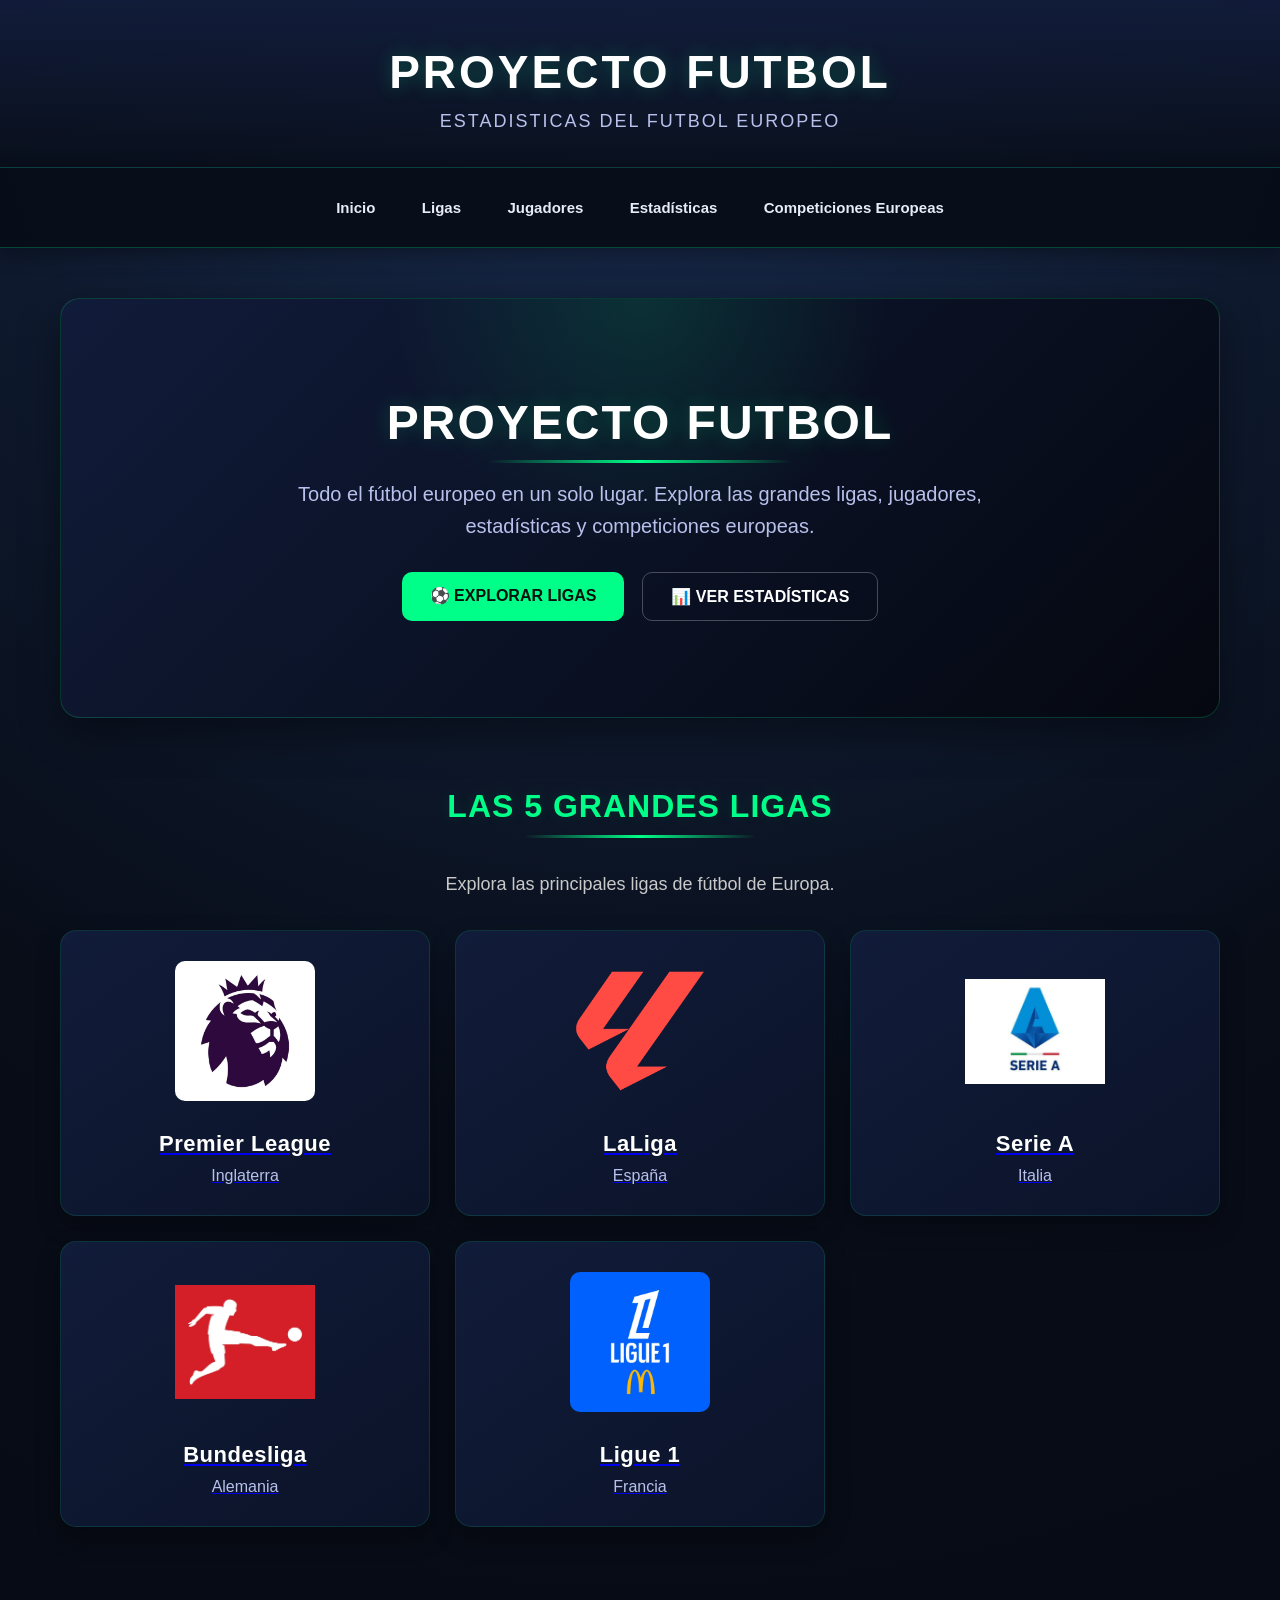
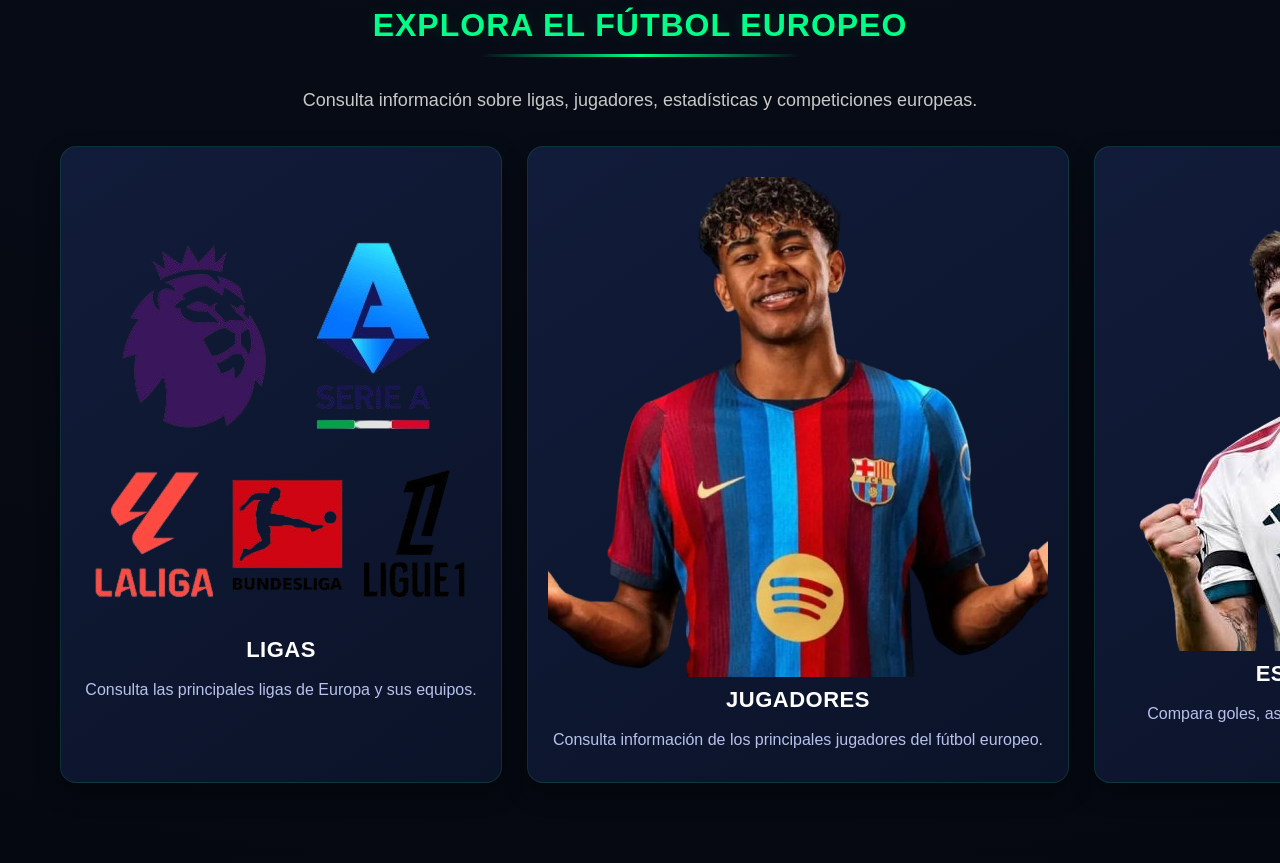
<file: index.html>
<!DOCTYPE html>
<html lang="es">

<head>

    <meta charset="UTF-8">

    <meta name="viewport" content="width=device-width, initial-scale=1.0">

    <title>Proyecto Futbol</title>

    <link rel="stylesheet" href="style.css">

</head>

<body>

    <!-- ENCABEZADO PRINCIPAL -->
    <header>

        <h1>PROYECTO FUTBOL</h1>

        <p>
            ESTADISTICAS DEL FUTBOL EUROPEO
        </p>

    </header>


   
    <!-- BARRA DE NAVEGACIÓN -->
    <nav>

        <a href="index.html">Inicio</a>

        <a href="ligas.html">Ligas</a>

        <a href="jugadores.html">Jugadores</a>

        <a href="estadisticas.html">Estadísticas</a>

        <a href="europa.html">Competiciones Europeas</a>

    </nav>
  
    <!-- CONTENIDO PRINCIPAL -->

    <main>
        <!-- HERO PRINCIPAL -->
<section class="hero">

    <h2> PROYECTO FUTBOL</h2>

    <p>
        Todo el fútbol europeo en un solo lugar.
        Explora las grandes ligas, jugadores,
        estadísticas y competiciones europeas.
    </p>

    <div class="hero-botones">

        <a href="ligas.html"
           class="hero-boton hero-boton-principal">
            ⚽ EXPLORAR LIGAS
        </a>

        <a href="estadisticas.html"
           class="hero-boton hero-boton-secundario">
            📊 VER ESTADÍSTICAS
        </a>

    </div>

</section>
        <section class="ligas">

            <h2>Las 5 Grandes Ligas</h2>

            <p>
                Explora las principales ligas de fútbol de Europa.
            </p>


            <!-- TARJETAS DE LAS LIGAS -->
            <div class="contenedor-ligas">


                <!-- PREMIER LEAGUE -->

                <a href="ligas.html?liga=premier" class="enlace-liga">

                    <div class="tarjeta-liga">

                        <img
                            src="LOGOS/LOGO PREMIER.jpg"
                            alt="Logo Premier League">

                        <h3>
                            Premier League
                        </h3>

                        <p>
                            Inglaterra
                        </p>

                    </div>

                </a>


                <!-- LALIGA -->

                <a href="ligas.html?liga=laliga" class="enlace-liga">

                    <div class="tarjeta-liga">

                        <img
                            src="LOGOS/LOGO LIGA.png"
                            alt="Logo LaLiga">

                        <h3>
                            LaLiga
                        </h3>

                        <p>
                            España
                        </p>

                    </div>

                </a>


                <!-- SERIE A -->

                <a href="ligas.html?liga=seriea" class="enlace-liga">

                    <div class="tarjeta-liga">

                        <img
                            src="LOGOS/LOGO SERIE A.jpg"
                            alt="Logo Serie A">

                        <h3>
                            Serie A
                        </h3>

                        <p>
                            Italia
                        </p>

                    </div>

                </a>


                <!-- BUNDESLIGA -->

                <a href="ligas.html?liga=bundesliga" class="enlace-liga">

                    <div class="tarjeta-liga">

                        <img
                            src="LOGOS/LOGO BUNDESLIGA.jpg"
                            alt="Logo Bundesliga">

                        <h3>
                            Bundesliga
                        </h3>

                        <p>
                            Alemania
                        </p>

                    </div>

                </a>


                <!-- LIGUE 1 -->

                <a href="ligas.html?liga=ligue1" class="enlace-liga">

                    <div class="tarjeta-liga">

                        <img
                            src="LOGOS/LOGO LIGUE ONE.jpeg"
                            alt="Logo Ligue 1">

                        <h3>
                            Ligue 1
                        </h3>

                        <p>
                            Francia
                        </p>

                    </div>

                </a>


            </div>

        </section>
         </section>

    <!-- ==========================================
         ETAPA 6 - ACCESOS PRINCIPALES
         ========================================== -->

    <section class="accesos-principales">

        <h2>EXPLORA EL FÚTBOL EUROPEO</h2>

        <p>
            Consulta información sobre ligas, jugadores,
            estadísticas y competiciones europeas.
        </p>

        <div class="contenedor-accesos">

            <a href="ligas.html" class="tarjeta-acceso">
                <img
                            src="IMAGENES/LIGAS.png"
                            alt="Logo Ligas">
                <h3> LIGAS</h3>
                <p>
                    Consulta las principales ligas de Europa
                    y sus equipos.
                </p>
            </a>

            <a href="jugadores.html" class="tarjeta-acceso">
               <img
                            src="IMAGENES/JUGADORES.png"
                            alt="Logo Jugadores">
                <h3> JUGADORES</h3>
                <p>
                    Consulta información de los principales
                    jugadores del fútbol europeo.
                </p>
            </a>

            <a href="estadisticas.html" class="tarjeta-acceso">
              <img
                            src="IMAGENES/Estadisticas.png"
                            alt="Logo Estadísticas">
                <h3> ESTADÍSTICAS</h3>
                <p>
                    Compara goles, asistencias y títulos
                    de los jugadores.
                </p>
            </a>

            <a href="europa.html" class="tarjeta-acceso">
              <img
                            src="IMAGENES/Trofeos.png"
                            alt="Logo Trofeos">
                <h3> COMPETICIONES EUROPEAS</h3>
                <p>
                    Consulta información sobre las principales
                    competiciones europeas.
                </p>
            </a>

        </div>

    </section>

</main>

    </main>
    
</body>

</html>
</file>
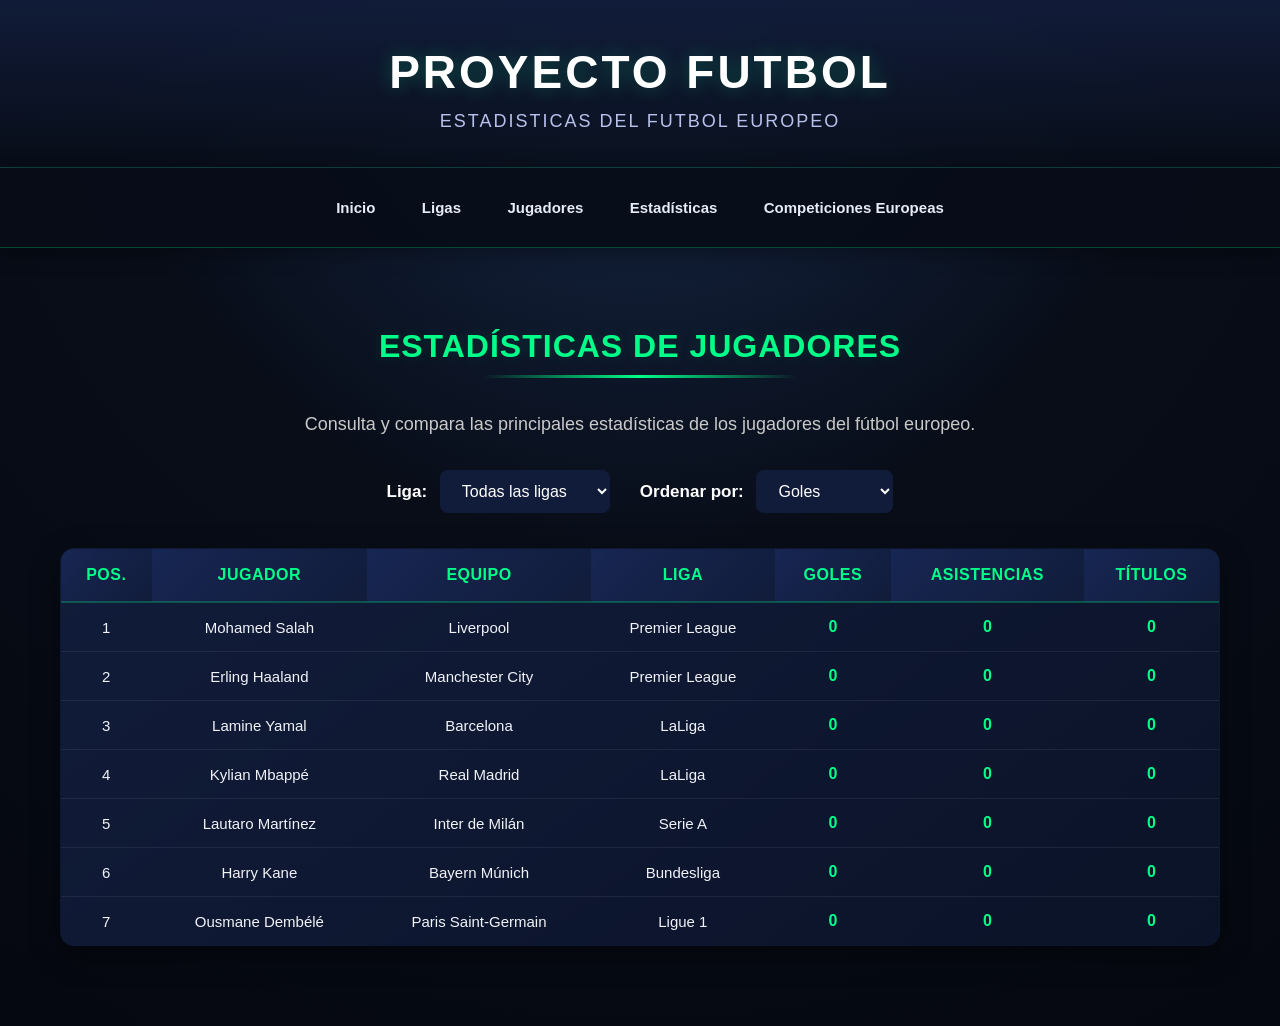
<file: estadisticas.html>
<!DOCTYPE html>
<html lang="es">

<head>
    <meta charset="UTF-8">
    <meta name="viewport" content="width=device-width, initial-scale=1.0">
    <title>Estadísticas - Proyecto Futbol</title>
    <link rel="stylesheet" href="style.css">
</head>

<body>

    <!-- ENCABEZADO PRINCIPAL -->
    <header>
        <h1>PROYECTO FUTBOL</h1>
        <p>
            ESTADISTICAS DEL FUTBOL EUROPEO
        </p>
    </header>

    <!-- BARRA DE NAVEGACIÓN -->
    <nav>
        <a href="index.html">Inicio</a>
        <a href="ligas.html">Ligas</a>
        <a href="jugadores.html">Jugadores</a>
        <a href="estadisticas.html">Estadísticas</a>
        <a href="europa.html">Competiciones Europeas</a>
    </nav>

    <!-- CONTENIDO PRINCIPAL -->
    <main>

        <section class="estadisticas">

            <h2>ESTADÍSTICAS DE JUGADORES</h2>

            <p>
                Consulta y compara las principales estadísticas
                de los jugadores del fútbol europeo.
            </p>

            <!-- FILTROS -->
            <div class="filtros-estadisticas">

                <div>
                    <label for="liga-estadisticas">
                        Liga:
                    </label>

                    <select id="liga-estadisticas">

                        <option value="todas">
                            Todas las ligas
                        </option>

                        <option value="premier">
                            Premier League
                        </option>

                        <option value="laliga">
                            LaLiga
                        </option>

                        <option value="seriea">
                            Serie A
                        </option>

                        <option value="bundesliga">
                            Bundesliga
                        </option>

                        <option value="ligue1">
                            Ligue 1
                        </option>

                    </select>
                </div>

                <div>
                    <label for="orden-estadisticas">
                        Ordenar por:
                    </label>

                    <select id="orden-estadisticas">

                        <option value="goles">
                            Goles
                        </option>

                        <option value="asistencias">
                            Asistencias
                        </option>

                        <option value="titulos">
                            Títulos
                        </option>

                    </select>
                </div>

            </div>

            <!-- TABLA DE ESTADÍSTICAS -->

            <div class="tabla-estadisticas">

                <table>

                    <thead>
                        <tr>
                            <th>Pos.</th>
                            <th>Jugador</th>
                            <th>Equipo</th>
                            <th>Liga</th>
                            <th>Goles</th>
                            <th>Asistencias</th>
                            <th>Títulos</th>
                        </tr>
                    </thead>

                    <tbody id="tabla-jugadores">
                    </tbody>

                </table>

            </div>

        </section>

    </main>

    <!-- JAVASCRIPT -->
    <script src="script.js"></script>

</body>

</html>
</file>
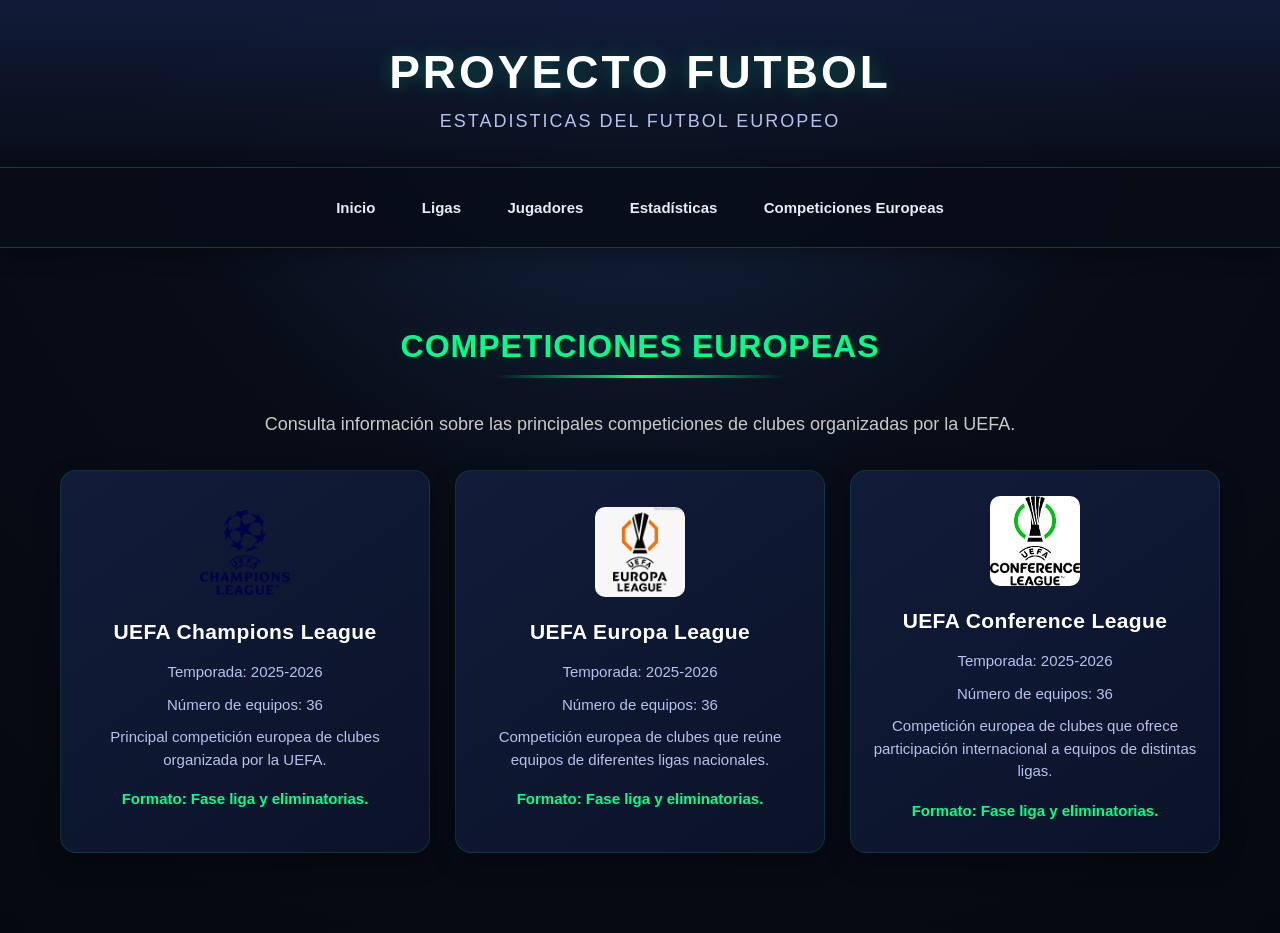
<file: europa.html>
<!DOCTYPE html>

<html lang="es">

<head>
    <meta charset="UTF-8">
    <meta name="viewport" content="width=device-width, initial-scale=1.0">
    <title>Competiciones Europeas - Proyecto Futbol</title>
    <link rel="stylesheet" href="style.css">
</head>

<body>

<!-- ENCABEZADO PRINCIPAL -->
<header>
    <h1>PROYECTO FUTBOL</h1>
    <p>
        ESTADISTICAS DEL FUTBOL EUROPEO
    </p>
</header>

<!-- BARRA DE NAVEGACIÓN -->
<nav>
    <a href="index.html">Inicio</a>
    <a href="ligas.html">Ligas</a>
    <a href="jugadores.html">Jugadores</a>
    <a href="estadisticas.html">Estadísticas</a>
    <a href="europa.html">Competiciones Europeas</a>
</nav>

<!-- CONTENIDO PRINCIPAL -->
<main>

    <section class="europa">

        <h2>COMPETICIONES EUROPEAS</h2>

        <p>
            Consulta información sobre las principales competiciones
            de clubes organizadas por la UEFA.
        </p>

        <!-- CONTENEDOR DE COMPETICIONES -->
        <div id="contenedor-competiciones">

        </div>

    </section>

</main>

<!-- JAVASCRIPT -->
<script src="script.js"></script>


</body>

</html>
</file>
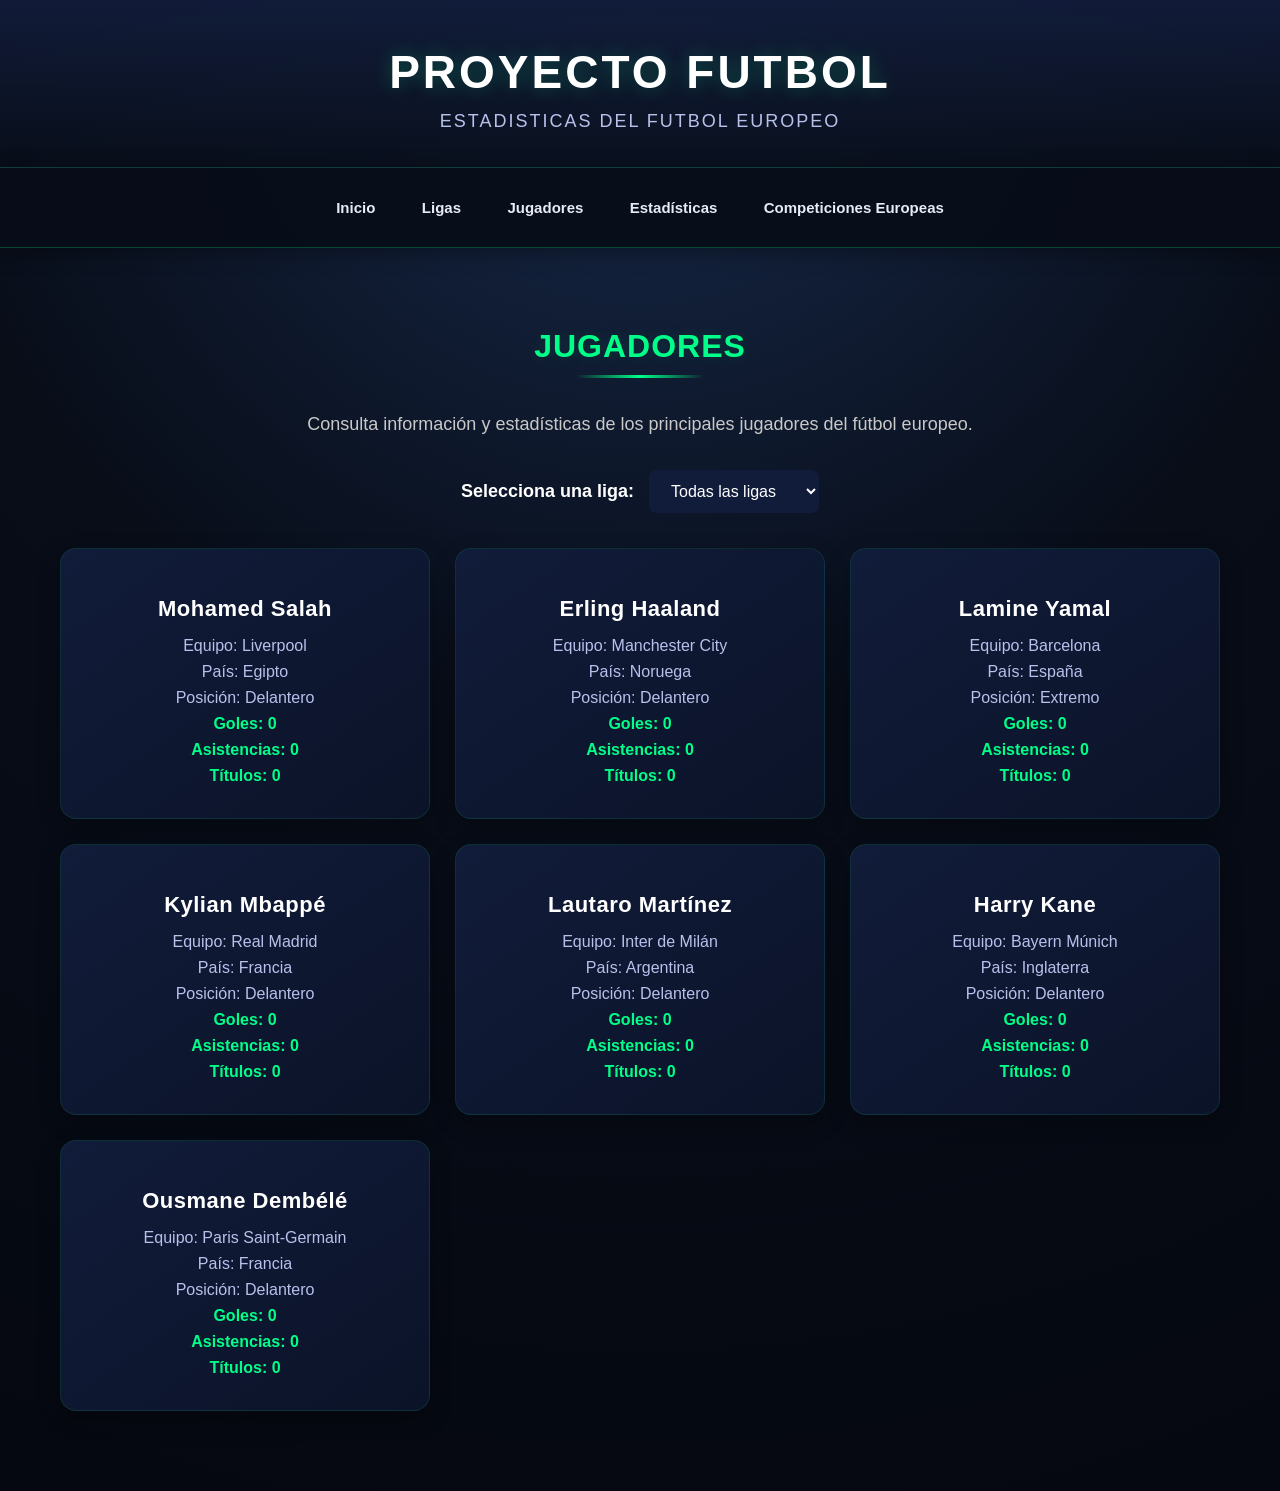
<file: jugadores.html>
<!DOCTYPE html>
<html lang="es">

<head>
    <meta charset="UTF-8">
    <meta name="viewport" content="width=device-width, initial-scale=1.0">
    <title>Jugadores - Proyecto Futbol</title>
    <link rel="stylesheet" href="style.css">
</head>

<body>

    <!-- ENCABEZADO PRINCIPAL -->
    <header>
        <h1>PROYECTO FUTBOL</h1>
        <p>
            ESTADISTICAS DEL FUTBOL EUROPEO
        </p>
    </header>

    <!-- BARRA DE NAVEGACIÓN -->
    <nav>
        <a href="index.html">Inicio</a>
        <a href="ligas.html">Ligas</a>
        <a href="jugadores.html">Jugadores</a>
        <a href="estadisticas.html">Estadísticas</a>
        <a href="europa.html">Competiciones Europeas</a>
    </nav>

    <!-- CONTENIDO PRINCIPAL -->
    <main>

        <section class="jugadores">

            <h2>JUGADORES</h2>

            <p>
                Consulta información y estadísticas de los principales
                jugadores del fútbol europeo.
            </p>

            <!-- FILTRO DE LIGA -->
            <div class="filtro-jugadores">

                <label for="liga-jugadores">
                    Selecciona una liga:
                </label>

                <select id="liga-jugadores">

                    <option value="todas">
                        Todas las ligas
                    </option>

                    <option value="premier">
                        Premier League
                    </option>

                    <option value="laliga">
                        LaLiga
                    </option>

                    <option value="seriea">
                        Serie A
                    </option>

                    <option value="bundesliga">
                        Bundesliga
                    </option>

                    <option value="ligue1">
                        Ligue 1
                    </option>

                </select>

            </div>

            <!-- CONTENEDOR DE JUGADORES -->
            <div id="contenedor-jugadores">
            </div>

        </section>

    </main>

    <!-- JAVASCRIPT -->
    <script src="script.js"></script>

</body>

</html>
</file>
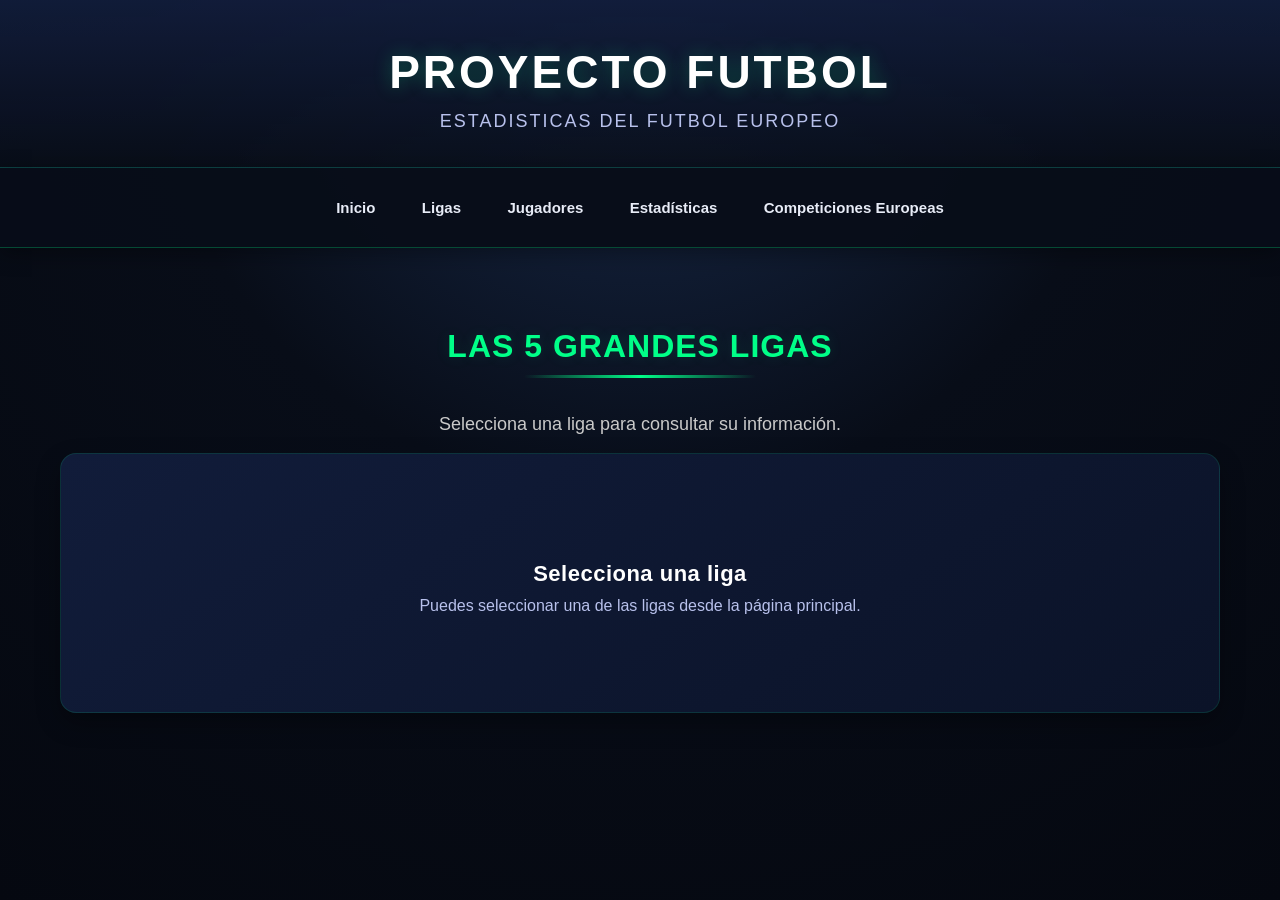
<file: ligas.html>
<!DOCTYPE html>
<html lang="es">

<head>
    <meta charset="UTF-8">
    <meta name="viewport" content="width=device-width, initial-scale=1.0">

    <title>Ligas - Proyecto Futbol</title>

    <link rel="stylesheet" href="style.css">
</head>

<body>

    <!-- ENCABEZADO PRINCIPAL -->
    <header>

        <h1>PROYECTO FUTBOL</h1>

        <p>
            ESTADISTICAS DEL FUTBOL EUROPEO
        </p>

    </header>


    <!-- BARRA DE NAVEGACIÓN -->
    <nav>

        <a href="index.html">Inicio</a>

        <a href="ligas.html">Ligas</a>

        <a href="jugadores.html">Jugadores</a>

        <a href="estadisticas.html">Estadísticas</a>

        <a href="competencias.html">Competiciones Europeas</a>

    </nav>


    <!-- CONTENIDO PRINCIPAL -->
    <main>

        <section class="ligas">

            <h2 id="titulo-liga">
                LAS 5 GRANDES LIGAS
            </h2>

            <p id="descripcion-liga">
                Selecciona una liga para consultar su información.
            </p>


            <!-- INFORMACIÓN GENERAL DE LA LIGA -->
            <div id="informacion-liga">

                <div class="tarjeta-liga">

                    <h3>
                        Selecciona una liga
                    </h3>

                    <p>
                        Puedes seleccionar una de las ligas
                        desde la página principal.
                    </p>

                </div>

            </div>


            <!-- EQUIPOS DE LA LIGA -->
            <div id="equipos-liga">

            </div>

        </section>

    </main>


    <!-- CONEXIÓN CON JAVASCRIPT -->
    <script src="script.js"></script>

</body>

</html>
</file>
<file: style.css>
/* ==========================================
   PROYECTO FUTBOL - DISEÑO GENERAL
   ========================================== */

* {
    box-sizing: border-box;
}

body {
    background:
        radial-gradient(circle at top, #182b4d 0%, #080d18 45%, #050810 100%);
    color: white;
    font-family: Arial, sans-serif;
    margin: 0;
    min-height: 100vh;
}

/* ==========================================
   ENCABEZADO
   ========================================== */

header {
    text-align: center;
    padding: 45px 20px 35px 20px;
    background:
        linear-gradient(
            180deg,
            rgba(17, 28, 58, 0.95),
            rgba(8, 13, 24, 0.85)
        );
    border-bottom: 1px solid rgba(0, 255, 136, 0.18);
}

header h1 {
    font-size: 46px;
    margin: 0 0 12px 0;
    color: white;
    letter-spacing: 3px;
    text-shadow: 0 0 18px rgba(0, 255, 136, 0.25);
}

header p {
    color: #b8c1ec;
    font-size: 18px;
    margin: 0;
    letter-spacing: 2px;
}

/* ==========================================
   BARRA DE NAVEGACIÓN
   ========================================== */

nav {
    background: rgba(8, 13, 24, 0.96);
    padding: 18px 20px;
    text-align: center;
    border-bottom: 1px solid rgba(0, 255, 136, 0.25);
    position: sticky;
    top: 0;
    z-index: 1000;
    box-shadow: 0 5px 20px rgba(0, 0, 0, 0.35);
}

nav a {
    display: inline-block;

    color: #e8ecf7;

    text-decoration: none;

    margin: 3px 5px;

    padding: 10px 16px;

    border-radius: 8px;

    font-weight: bold;

    font-size: 15px;

    transition:
        color 0.3s ease,
        background-color 0.3s ease,
        transform 0.3s ease;
}

nav a:hover {
    color: #00ff88;

    background-color: rgba(0, 255, 136, 0.08);

    transform: translateY(-2px);
}

/* ==========================================
   CONTENIDO PRINCIPAL
   ========================================== */

main {
    max-width: 1200px;
    margin: auto;
    padding: 50px 20px;
}

section {

    text-align: center;

}
/* ==========================================
   TÍTULOS DE SECCIONES
   ========================================== */

section h2 {
    position: relative;

    display: inline-block;

    font-size: 32px;

    color: white;

    margin: 0 0 18px 0;

    letter-spacing: 1px;

    text-transform: uppercase;

    text-shadow:
        0 0 15px rgba(0, 255, 136, 0.12);
}

/* LÍNEA DECORATIVA */

section h2::after {
    content: "";

    display: block;

    width: 60%;

    height: 3px;

    margin: 10px auto 0 auto;

    background:
        linear-gradient(
            90deg,
            transparent,
            #00ff88,
            transparent
        );

    border-radius: 10px;
}

.ligas {

    text-align: center;

    padding: 30px 0;

}

.ligas h2 {

    color: #00ff88;

    font-size: 32px;

}

.ligas > p {

    color: #c9c9c9;

    font-size: 18px;

}

.contenedor-ligas {

    display: grid;

    grid-template-columns: repeat(3, 1fr);

    gap: 25px;

    margin-top: 35px;

}

/* ==========================================
   TARJETAS DE LAS 5 GRANDES LIGAS
   ========================================== */

.tarjeta-liga {
    background:
        linear-gradient(
            145deg,
            #111c3a,
            #0b1328
        );
    border: 1px solid rgba(0, 255, 136, 0.12);
    border-radius: 16px;
    padding: 30px 20px;
    min-height: 260px;

    display: flex;
    flex-direction: column;
    justify-content: center;
    align-items: center;

    transition:
        transform 0.3s ease,
        background 0.3s ease,
        border-color 0.3s ease,
        box-shadow 0.3s ease;

    box-shadow:
        0 10px 25px rgba(0, 0, 0, 0.30);
}

.tarjeta-liga:hover {
    transform: translateY(-10px);

    background:
        linear-gradient(
            145deg,
            #172653,
            #0d1933
        );

    border-color: rgba(0, 255, 136, 0.45);

    box-shadow:
        0 15px 35px rgba(0, 0, 0, 0.50),
        0 0 20px rgba(0, 255, 136, 0.08);
}

.tarjeta-liga img {
    width: 140px;
    height: 140px;
    object-fit: contain;

    display: block;

    margin: 0 auto 20px auto;

    border-radius: 10px;

    transition:
        transform 0.3s ease,
        filter 0.3s ease;
}

.tarjeta-liga:hover img {
    transform: scale(1.06);
    filter: drop-shadow(0 0 10px rgba(255, 255, 255, 0.18));
}

.tarjeta-liga h3 {
    font-size: 22px;
    margin: 10px 0;

    color: white;

    letter-spacing: 0.5px;
}

.tarjeta-liga p {
    color: #b8c1ec;
    margin: 0;
    font-size: 16px;
}

/* ==========================================
   ETAPA 2 - EQUIPOS DE LA LIGA
   ========================================== */

#seccion-equipos {
    margin-top: 50px;
}

#seccion-equipos h2 {
    color: #00ff88;
    font-size: 30px;
    margin-bottom: 30px;
}


/* CONTENEDOR DE EQUIPOS */

#equipos-liga {
    display: grid;
    grid-template-columns: repeat(4, 1fr);
    gap: 20px;
    margin-top: 25px;
}


/* TARJETA DE CADA EQUIPO */

/* ==========================================
   TARJETAS DE EQUIPOS
   ========================================== */

.tarjeta-equipo {
    background:
        linear-gradient(
            145deg,
            #111c3a,
            #0b1328
        );

    border: 1px solid rgba(0, 255, 136, 0.10);
    border-radius: 14px;

    padding: 25px 15px;
    min-height: 140px;

    display: flex;
    flex-direction: column;
    justify-content: center;
    align-items: center;

    transition:
        transform 0.3s ease,
        background 0.3s ease,
        border-color 0.3s ease,
        box-shadow 0.3s ease;

    box-shadow:
        0 8px 20px rgba(0, 0, 0, 0.25);
}

.tarjeta-equipo:hover {
    transform: translateY(-7px);

    background:
        linear-gradient(
            145deg,
            #172653,
            #0d1933
        );

    border-color: rgba(0, 255, 136, 0.35);

    box-shadow:
        0 12px 28px rgba(0, 0, 0, 0.45),
        0 0 15px rgba(0, 255, 136, 0.07);
}

.numero-equipo {
    font-size: 18px;
    font-weight: bold;

    color: #00ff88;

    margin-bottom: 8px;
}

.tarjeta-equipo h3 {
    color: white;
    font-size: 19px;

    margin: 8px 0;

    letter-spacing: 0.3px;
}

.tarjeta-equipo p {
    color: #b8c1ec;

    font-size: 15px;

    margin: 0;
}

/* ==========================================
   ADAPTACIÓN PARA PANTALLAS PEQUEÑAS
   ========================================== */

@media (max-width: 900px) {

    #equipos-liga {
        grid-template-columns: repeat(2, 1fr);
    }

}


@media (max-width: 600px) {

    #equipos-liga {
        grid-template-columns: 1fr;
    }

}

/* ==========================================
   ETAPA 3 - JUGADORES
   ========================================== */

.jugadores {
    text-align: center;
    padding: 30px 0;
}

.jugadores h2 {
    color: #00ff88;
    font-size: 32px;
}

.jugadores > p {
    color: #c9c9c9;
    font-size: 18px;
}

/* FILTRO */

.filtro-jugadores {
    margin: 35px 0;
}

.filtro-jugadores label {
    color: white;
    font-size: 18px;
    font-weight: bold;
    margin-right: 10px;
}

.filtro-jugadores select {
    background-color: #111c3a;
    color: white;
    border: none;
    border-radius: 8px;
    padding: 12px 18px;
    font-size: 16px;
    cursor: pointer;
}

/* CONTENEDOR */

#contenedor-jugadores {
    display: grid;
    grid-template-columns: repeat(3, 1fr);
    gap: 25px;
    margin-top: 30px;
}

/* TARJETA */

/* ==========================================
   TARJETAS DE JUGADORES
   ========================================== */

.tarjeta-jugador {
    background:
        linear-gradient(
            145deg,
            #111c3a,
            #0b1328
        );

    border: 1px solid rgba(0, 255, 136, 0.10);
    border-radius: 16px;

    padding: 25px 20px;

    min-height: 190px;

    transition:
        transform 0.3s ease,
        background 0.3s ease,
        border-color 0.3s ease,
        box-shadow 0.3s ease;

    box-shadow:
        0 8px 22px rgba(0, 0, 0, 0.28);
}

.tarjeta-jugador:hover {
    transform: translateY(-8px);

    background:
        linear-gradient(
            145deg,
            #172653,
            #0d1933
        );

    border-color: rgba(0, 255, 136, 0.40);

    box-shadow:
        0 14px 30px rgba(0, 0, 0, 0.45),
        0 0 18px rgba(0, 255, 136, 0.08);
}

.tarjeta-jugador h3 {
    color: white;

    font-size: 22px;

    margin-bottom: 15px;

    letter-spacing: 0.5px;
}

.tarjeta-jugador p {
    color: #b8c1ec;

    font-size: 16px;

    margin: 8px 0;
}

.estadistica-jugador {
    color: #00ff88 !important;

    font-weight: bold;

    font-size: 17px;
}
/* ADAPTACIÓN A PANTALLAS PEQUEÑAS */

@media (max-width: 900px) {

    #contenedor-jugadores {
        grid-template-columns: repeat(2, 1fr);
    }

}

@media (max-width: 600px) {

    #contenedor-jugadores {
        grid-template-columns: 1fr;
    }

}
/* ==========================================
   ETAPA 4 - ESTADISTICAS
   ========================================== */

.estadisticas {
    text-align: center;
    padding: 30px 0;
}

.estadisticas h2 {
    color: #00ff88;
    font-size: 32px;
}

.estadisticas > p {
    color: #c9c9c9;
    font-size: 18px;
}

/* FILTROS */

.filtros-estadisticas {
    display: flex;
    justify-content: center;
    align-items: center;
    gap: 30px;
    margin: 35px 0;
    flex-wrap: wrap;
}

.filtros-estadisticas label {
    color: white;
    font-size: 17px;
    font-weight: bold;
    margin-right: 8px;
}

.filtros-estadisticas select {
    background-color: #111c3a;
    color: white;
    border: none;
    border-radius: 8px;
    padding: 12px 18px;
    font-size: 16px;
    cursor: pointer;
}

/* TABLA */

/* ==========================================
   TABLA DE ESTADÍSTICAS
   ========================================== */

.tabla-estadisticas {
    width: 100%;
    overflow-x: auto;
    margin-top: 30px;
    border-radius: 14px;

    box-shadow:
        0 10px 30px rgba(0, 0, 0, 0.35);
}

.tabla-estadisticas table {
    width: 100%;
    border-collapse: collapse;

    background:
        linear-gradient(
            145deg,
            #111c3a,
            #0b1328
        );

    border-radius: 14px;
    overflow: hidden;

    border: 1px solid rgba(0, 255, 136, 0.12);
}

/* ENCABEZADOS */

.tabla-estadisticas th {
    background:
        linear-gradient(
            135deg,
            #172653,
            #111c3a
        );

    color: #00ff88;

    padding: 17px 12px;

    font-size: 16px;

    text-transform: uppercase;
    letter-spacing: 0.5px;

    border-bottom: 2px solid rgba(0, 255, 136, 0.25);
}

/* DATOS */

.tabla-estadisticas td {
    color: #f1f3f8;

    padding: 15px 12px;

    border-bottom: 1px solid rgba(255, 255, 255, 0.07);

    font-size: 15px;
}

/* FILAS */

.tabla-estadisticas tbody tr {
    transition:
        background-color 0.25s ease,
        transform 0.25s ease;
}

.tabla-estadisticas tbody tr:hover {
    background-color: rgba(0, 255, 136, 0.06);
}

/* ESTADÍSTICAS IMPORTANTES */

.tabla-estadisticas td:nth-child(5),
.tabla-estadisticas td:nth-child(6),
.tabla-estadisticas td:nth-child(7) {
    color: #00ff88;

    font-weight: bold;

    font-size: 16px;
}

/* PANTALLAS PEQUEÑAS */

@media (max-width: 700px) {

    .filtros-estadisticas {
        flex-direction: column;
        gap: 15px;
    }

    .tabla-estadisticas th,
    .tabla-estadisticas td {
        font-size: 14px;
        padding: 10px 6px;
    }

}
/* ==========================================
ETAPA 5 - COMPETICIONES EUROPEAS
========================================== */

.europa {
text-align: center;
padding: 30px 0;
}

.europa h2 {
color: #00ff88;
font-size: 32px;
}

.europa > p {
color: #c9c9c9;
font-size: 18px;
}

/* CONTENEDOR */

#contenedor-competiciones {
display: grid;
grid-template-columns: repeat(3, 1fr);
gap: 25px;
margin-top: 35px;
}

/* TARJETAS */
/* ==========================================
   TARJETAS DE COMPETICIONES EUROPEAS
   ========================================== */

.tarjeta-competicion {
    background:
        linear-gradient(
            145deg,
            #111c3a,
            #0b1328
        );

    border: 1px solid rgba(0, 255, 136, 0.12);
    border-radius: 16px;

    padding: 25px 20px;

    min-height: 300px;

    display: flex;
    flex-direction: column;
    justify-content: center;
    align-items: center;

    transition:
        transform 0.3s ease,
        background 0.3s ease,
        border-color 0.3s ease,
        box-shadow 0.3s ease;

    box-shadow:
        0 10px 25px rgba(0, 0, 0, 0.30);
}

.tarjeta-competicion:hover {
    transform: translateY(-10px);

    background:
        linear-gradient(
            145deg,
            #172653,
            #0d1933
        );

    border-color: rgba(0, 255, 136, 0.45);

    box-shadow:
        0 15px 35px rgba(0, 0, 0, 0.50),
        0 0 20px rgba(0, 255, 136, 0.08);
}

/* LOGOS */

.tarjeta-competicion img {
    width: 90px;
    height: 90px;

    object-fit: contain;

    display: block;

    margin: 0 auto 15px auto;

    border-radius: 10px;

    transition:
        transform 0.3s ease,
        filter 0.3s ease;
}

.tarjeta-competicion:hover img {
    transform: scale(1.08);

    filter:
        drop-shadow(
            0 0 10px
            rgba(255, 255, 255, 0.20)
        );
}

/* TÍTULO */

.tarjeta-competicion h3 {
    color: white;

    font-size: 21px;

    margin: 8px 0 12px 0;

    letter-spacing: 0.4px;
}

/* INFORMACIÓN */

.tarjeta-competicion p {
    color: #b8c1ec;

    font-size: 15px;

    margin: 5px 0;

    line-height: 1.5;
}

/* FORMATO */

.tarjeta-competicion .formato-competicion {
    color: #00ff88;

    font-weight: bold;

    margin-top: 12px;
}

/* PANTALLAS PEQUEÑAS */

@media (max-width: 900px) {
#contenedor-competiciones {
grid-template-columns: 1fr;
}
}

/* ==========================================
ETAPA 6 - ACCESOS PRINCIPALES
========================================== */

.accesos-principales {
text-align: center;
padding: 50px 0 30px 0;
}

.accesos-principales h2 {
color: #00ff88;
font-size: 32px;
margin-bottom: 15px;
}

.accesos-principales > p {
color: #c9c9c9;
font-size: 18px;
margin-bottom: 35px;
}

/* CONTENEDOR */

.contenedor-accesos {
display: grid;
grid-template-columns: repeat(4, 1fr);
gap: 25px;
margin-top: 35px;
}

/* TARJETAS EXPLORA EL FUTBOL EUROPEO */

.accesos-principales {
    text-align: center;
    padding: 50px 0 30px 0;
}

.accesos-principales h2 {
    color: #00ff88;
    font-size: 32px;
    margin-bottom: 15px;
}

.accesos-principales > p {
    color: #c9c9c9;
    font-size: 18px;
    margin-bottom: 35px;
}

/* CONTENEDOR */

.contenedor-accesos {
    display: grid;
    grid-template-columns: repeat(4, 1fr);
    gap: 25px;
    margin-top: 35px;
}

/* TARJETAS IGUALES A LAS TARJETAS DE LAS LIGAS */

/* ==========================================
   TARJETAS DE ACCESO PRINCIPAL
   ========================================== */

.tarjeta-acceso {
    background:
        linear-gradient(
            145deg,
            #111c3a,
            #0b1328
        );

    border: 1px solid rgba(0, 255, 136, 0.12);
    border-radius: 16px;

    padding: 30px 20px;

    min-height: 190px;

    display: flex;
    flex-direction: column;
    justify-content: center;
    align-items: center;

    text-decoration: none;

    transition:
        transform 0.3s ease,
        background 0.3s ease,
        border-color 0.3s ease,
        box-shadow 0.3s ease;

    box-shadow:
        0 10px 25px rgba(0, 0, 0, 0.30);
}

.tarjeta-acceso:hover {
    transform: translateY(-10px);

    background:
        linear-gradient(
            145deg,
            #172653,
            #0d1933
        );

    border-color: rgba(0, 255, 136, 0.45);

    box-shadow:
        0 15px 35px rgba(0, 0, 0, 0.50),
        0 0 20px rgba(0, 255, 136, 0.08);
}

/* TÍTULO */

.tarjeta-acceso h3 {
    color: white;

    font-size: 22px;

    margin: 10px 0 15px 0;

    letter-spacing: 0.5px;
}

/* DESCRIPCIÓN */

.tarjeta-acceso p {
    color: #b8c1ec;

    margin: 0;

    font-size: 16px;

    line-height: 1.5;
}
/* PANTALLAS MEDIANAS */

@media (max-width: 1000px) {
    .contenedor-accesos {
        grid-template-columns: repeat(2, 1fr);
    }
}

/* ==========================================
   NAVEGACIÓN EN CELULARES
   ========================================== */

@media (max-width: 600px) {

    nav {
        padding: 12px 10px;
    }

    nav a {
        margin: 3px 2px;
        padding: 8px 10px;
        font-size: 14px;
    }
}
/* ==========================================
   PORTADA - HERO PRINCIPAL
   ========================================== */

.hero {
    position: relative;

    min-height: 420px;

    display: flex;
    flex-direction: column;
    justify-content: center;
    align-items: center;

    text-align: center;

    padding: 70px 20px;

    margin-bottom: 40px;

    border-radius: 20px;

    overflow: hidden;

    background:
        linear-gradient(
            135deg,
            rgba(17, 28, 58, 0.98),
            rgba(5, 8, 16, 0.98)
        );

    border: 1px solid rgba(0, 255, 136, 0.18);

    box-shadow:
        0 15px 40px rgba(0, 0, 0, 0.40);
}

/* EFECTO DE LUZ */

.hero::before {
    content: "";

    position: absolute;

    width: 500px;
    height: 500px;

    background:
        radial-gradient(
            circle,
            rgba(0, 255, 136, 0.12),
            transparent 70%
        );

    top: -250px;
    left: 50%;

    transform: translateX(-50%);

    pointer-events: none;
}

/* CONTENIDO */

.hero h2 {
    position: relative;

    color: white;

    font-size: 48px;

    margin: 0 0 15px 0;

    letter-spacing: 2px;

    text-shadow:
        0 0 20px rgba(0, 255, 136, 0.20);
}

.hero p {
    position: relative;

    color: #b8c1ec;

    font-size: 20px;

    max-width: 700px;

    line-height: 1.6;

    margin: 0 0 30px 0;
}

/* BOTONES */

.hero-botones {
    position: relative;

    display: flex;

    gap: 18px;

    justify-content: center;

    flex-wrap: wrap;
}

.hero-boton {
    display: inline-block;

    padding: 14px 28px;

    border-radius: 10px;

    text-decoration: none;

    font-weight: bold;

    font-size: 16px;

    transition:
        transform 0.3s ease,
        background-color 0.3s ease,
        box-shadow 0.3s ease;
}

.hero-boton-principal {
    background-color: #00ff88;

    color: #06120d;
}

.hero-boton-principal:hover {
    transform: translateY(-4px);

    background-color: #35ffa6;

    box-shadow:
        0 8px 20px rgba(0, 255, 136, 0.25);
}

.hero-boton-secundario {
    background-color: transparent;

    color: white;

    border: 1px solid rgba(255, 255, 255, 0.25);
}

.hero-boton-secundario:hover {
    transform: translateY(-4px);

    border-color: #00ff88;

    color: #00ff88;
}

/* CELULARES */

@media (max-width: 600px) {

    .hero {
        min-height: 360px;

        padding: 50px 20px;
    }

    .hero h2 {
        font-size: 34px;
    }

    .hero p {
        font-size: 17px;
    }

    .hero-botones {
        flex-direction: column;

        width: 100%;
    }

    .hero-boton {
        width: 100%;
    }
}
/* ==========================================
   LIGAS EN CELULARES
   ========================================== */

@media (max-width: 600px) {

    .contenedor-ligas {
        grid-template-columns: 1fr;
        gap: 20px;
    }

    .tarjeta-liga {
        min-height: 230px;
        padding: 25px 15px;
    }

    .tarjeta-liga img {
        width: 120px;
        height: 120px;
    }

    .tarjeta-liga h3 {
        font-size: 20px;
    }
}
/* ==========================================
   EQUIPOS EN CELULARES
   ========================================== */

@media (max-width: 600px) {

    #equipos-liga {
        grid-template-columns: 1fr;
        gap: 15px;
    }

    .tarjeta-equipo {
        min-height: 120px;
        padding: 20px 15px;
    }

    .tarjeta-equipo h3 {
        font-size: 18px;
    }

}
/* ==========================================
   JUGADORES EN CELULARES
   ========================================== */

@media (max-width: 600px) {

    #contenedor-jugadores {
        grid-template-columns: 1fr;
        gap: 20px;
    }

    .tarjeta-jugador {
        min-height: 170px;
        padding: 22px 18px;
    }

    .tarjeta-jugador h3 {
        font-size: 20px;
    }

    .tarjeta-jugador p {
        font-size: 15px;
    }

}
/* ==========================================
   ESTADÍSTICAS EN CELULARES
   ========================================== */

@media (max-width: 600px) {

    .filtros-estadisticas {
        flex-direction: column;
        gap: 15px;
        margin: 25px 0;
    }

    .filtros-estadisticas select {
        width: 100%;
        max-width: 300px;
    }

    .tabla-estadisticas {
        margin-top: 20px;
        overflow-x: auto;
    }

    .tabla-estadisticas table {
        min-width: 700px;
    }

    .tabla-estadisticas th,
    .tabla-estadisticas td {
        padding: 12px 10px;
        font-size: 14px;
    }

}
/* ==========================================
   COMPETICIONES EUROPEAS EN CELULARES
   ========================================== */

@media (max-width: 600px) {

    #contenedor-competiciones {
        grid-template-columns: 1fr;
        gap: 20px;
    }

    .tarjeta-competicion {
        min-height: 280px;
        padding: 25px 18px;
    }

    .tarjeta-competicion img {
        width: 80px;
        height: 80px;
    }

    .tarjeta-competicion h3 {
        font-size: 20px;
    }

    .tarjeta-competicion p {
        font-size: 14px;
    }

}
/* ==========================================
   ACCESOS PRINCIPALES EN CELULARES
   ========================================== */

@media (max-width: 600px) {

    .contenedor-accesos {
        grid-template-columns: 1fr;
        gap: 20px;
    }

    .tarjeta-acceso {
        min-height: 170px;
        padding: 25px 18px;
    }

    .tarjeta-acceso h3 {
        font-size: 20px;
    }

    .tarjeta-acceso p {
        font-size: 15px;
    }

}
</file>
